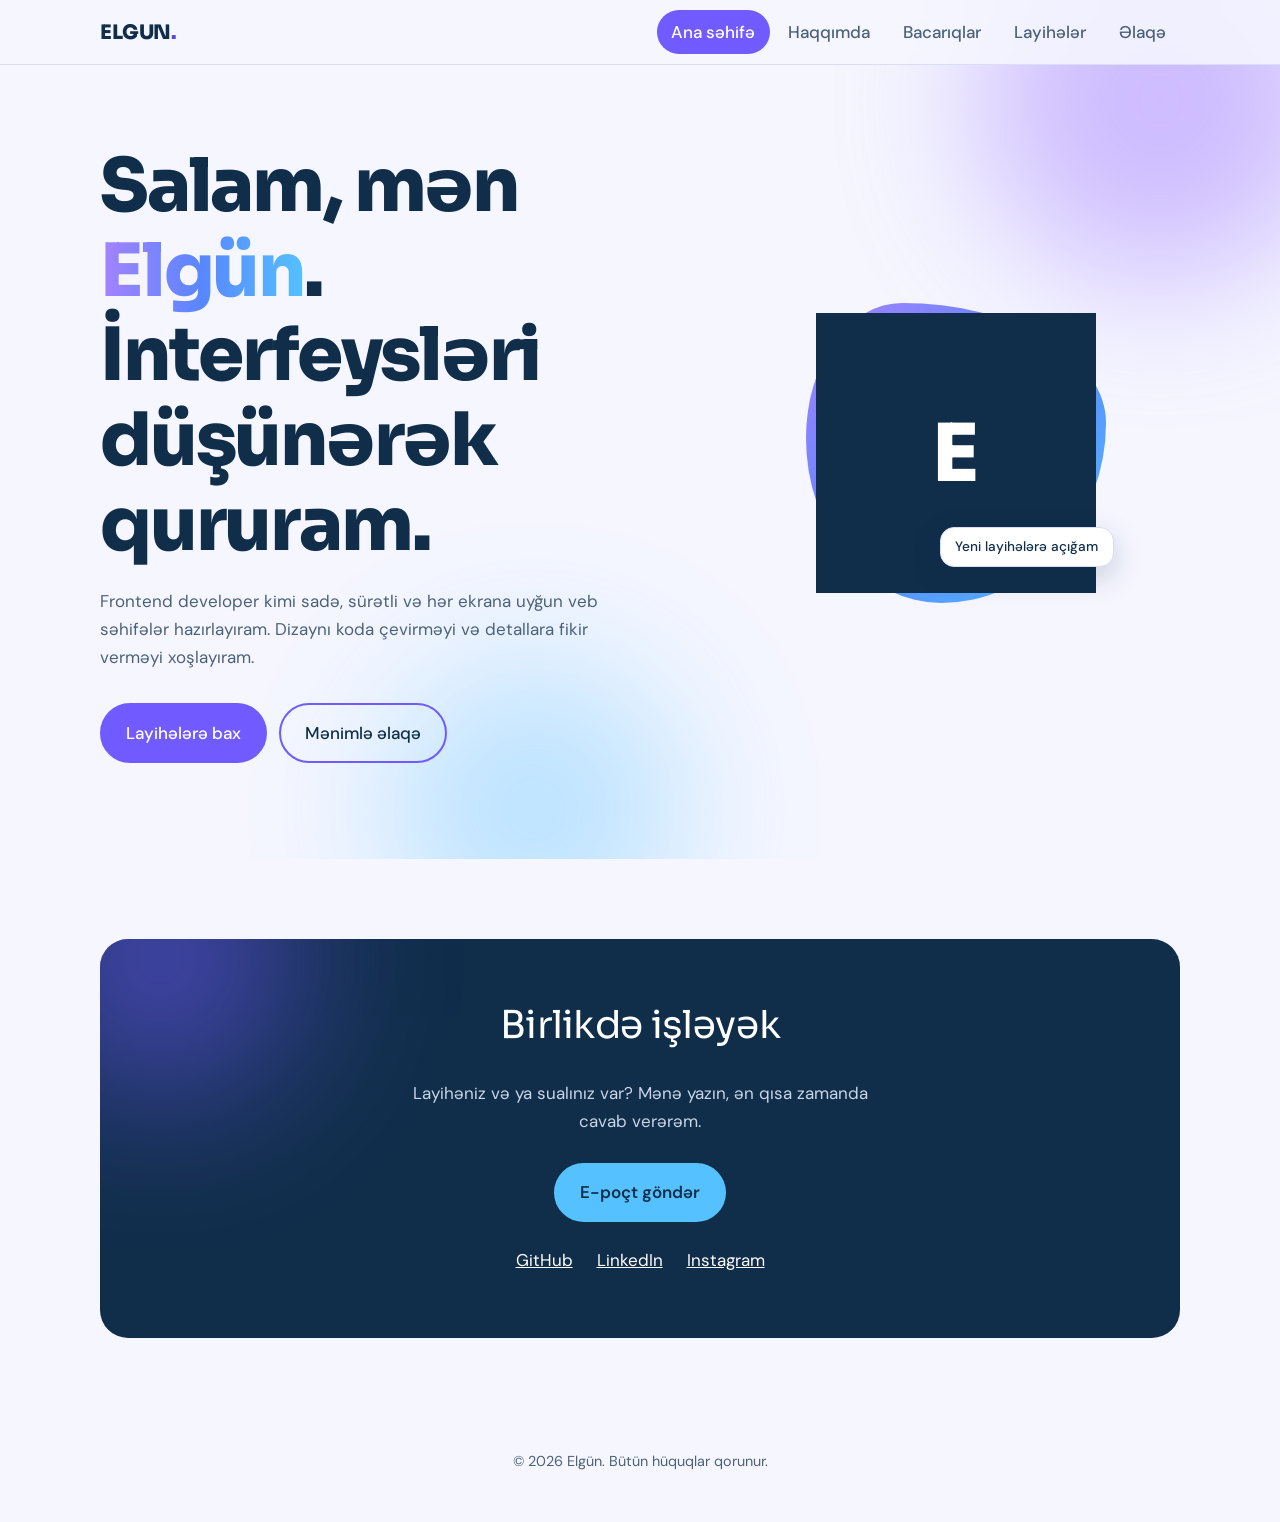
<file: index.html>
<!DOCTYPE html>
<html lang="az">
<head>
<meta charset="utf-8">
<meta name="viewport" content="width=device-width, initial-scale=1, viewport-fit=cover">
<title>Elgün | Portfolio</title>
<link rel="preconnect" href="https://fonts.googleapis.com">
<link rel="preconnect" href="https://fonts.gstatic.com" crossorigin>
<link href="https://fonts.googleapis.com/css2?family=Sora:wght@400;600;800&family=DM+Sans:wght@400;500&display=swap" rel="stylesheet">
<link rel="stylesheet" href="portfolio.css">
<style>

</style>
</head>
<body>

<div class="top">
  <div class="wrap">
    <a class="logo" href="index.html#home">ELGUN<span>.</span></a>
    <div class="primary-nav">
      <a href="index.html#home">Ana səhifə</a>
      <a href="about.html#about">Haqqımda</a>
      <a href="skills.html#skills">Bacarıqlar</a>
      <a href="projects.html#projects">Layihələr</a>
      <a href="index.html#contact">Əlaqə</a>
    </div>
  </div>
</div>

<div class="tabs">
  <a href="index.html#home">Ana</a>
  <a href="about.html#about">Haqqımda</a>
  <a href="skills.html#skills">Bacarıq</a>
  <a href="projects.html#projects">Layihə</a>
  <a href="index.html#contact">Əlaqə</a>
</div>

<div class="rail" aria-label="Sosial şəbəkələr">
  <a href="#" rel="noopener">GitHub</a>
  <a href="#" rel="noopener">LinkedIn</a>
  <a href="#" rel="noopener">Instagram</a>
</div>

<button class="up" id="up" aria-label="Yuxarı qalx">↑</button>

<div class="main-content">
  <div class="hero page-section" id="home">
    <div class="blob b1"></div><div class="blob b2"></div>
    <div class="wrap">
      <div>
        <div class="hero-title">Salam, mən <span class="highlight">Elgün</span>. İnterfeysləri düşünərək qururam.</div>
        <p>Frontend developer kimi sadə, sürətli və hər ekrana uyğun veb səhifələr hazırlayıram. Dizaynı koda çevirməyi və detallara fikir verməyi xoşlayıram.</p>
        <div class="btns">
          <a class="btn fill" href="projects.html#projects">Layihələrə bax</a>
          <a class="btn" href="index.html#contact">Mənimlə əlaqə</a>
        </div>
      </div>
      <div class="photo" aria-hidden="true">
        <div class="ring"></div>
        <div class="in">E</div>
        <div class="badge">Yeni layihələrə açığam</div>
      </div>
    </div>
  </div>

  <div class="page-section" id="contact">
    <div class="wrap">
      <div class="contact">
        <div class="section-title">Birlikdə işləyək</div>
        <p>Layihəniz və ya sualınız var? Mənə yazın, ən qısa zamanda cavab verərəm.</p>
        <a class="btn fill" href="mailto:salam@example.com">E-poçt göndər</a>
        <div class="links">
          <a href="#">GitHub</a><a href="#">LinkedIn</a><a href="#">Instagram</a>
        </div>
      </div>
    </div>
  </div>
</div>

<div class="site-footer">© 2026 Elgün. Bütün hüquqlar qorunur.</div>

<script src="portfolio.js">

</script>
</body>
</html>
</file>
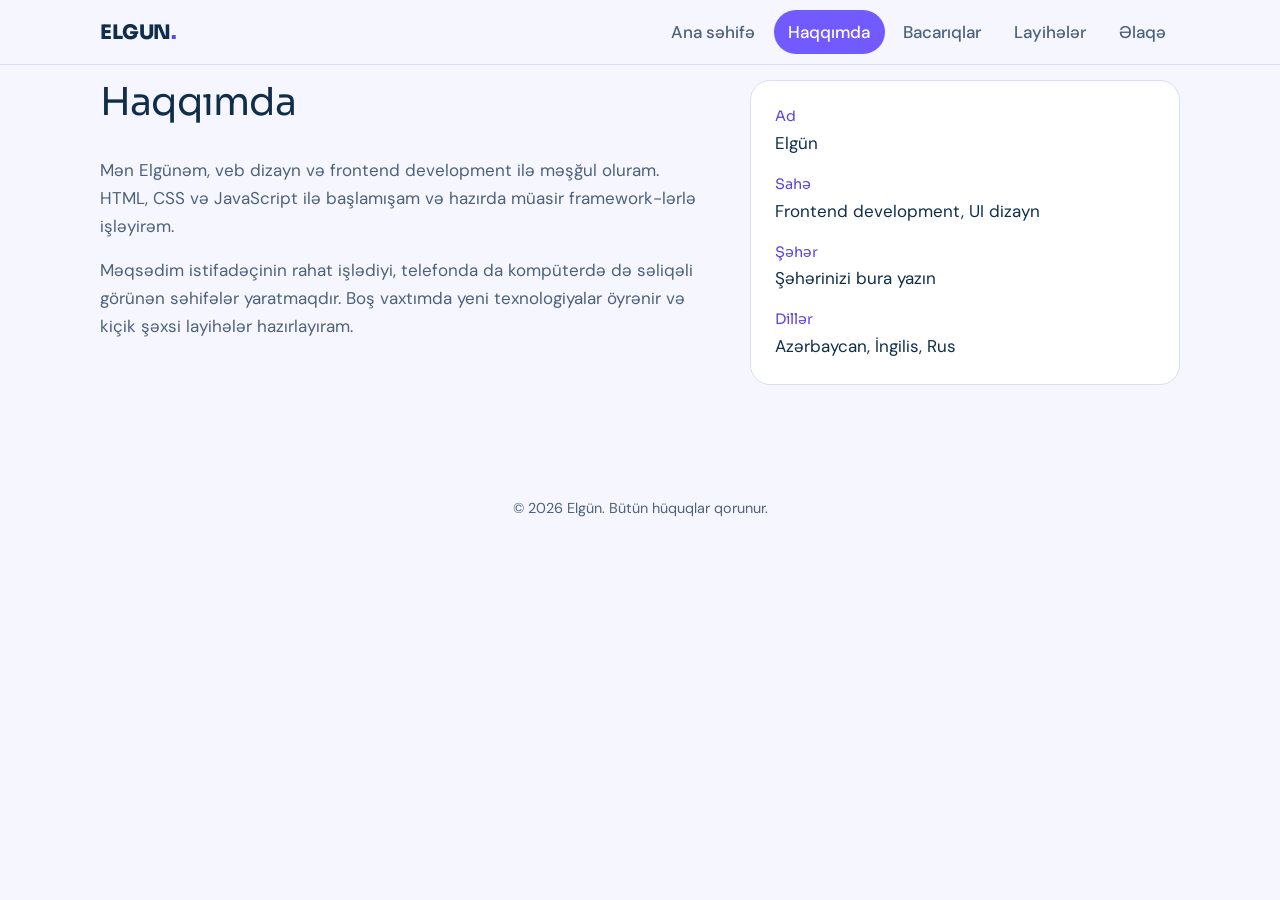
<file: about.html>
<!DOCTYPE html>
<html lang="az">
<head>
<meta charset="utf-8">
<meta name="viewport" content="width=device-width, initial-scale=1, viewport-fit=cover">
<title>Haqqımda | Elgün</title>
<link rel="preconnect" href="https://fonts.googleapis.com">
<link rel="preconnect" href="https://fonts.gstatic.com" crossorigin>
<link href="https://fonts.googleapis.com/css2?family=Sora:wght@400;600;800&family=DM+Sans:wght@400;500&display=swap" rel="stylesheet">
<link rel="stylesheet" href="portfolio.css">
</head>
<body>
<div class="top">
  <div class="wrap">
    <a class="logo" href="portfolio.html#home">ELGUN<span>.</span></a>
    <div class="primary-nav">
      <a href="portfolio.html#home">Ana səhifə</a>
      <a href="about.html#about">Haqqımda</a>
      <a href="skills.html#skills">Bacarıqlar</a>
      <a href="projects.html#projects">Layihələr</a>
      <a href="portfolio.html#contact">Əlaqə</a>
    </div>
  </div>
</div>
<div class="tabs">
  <a href="portfolio.html#home">Ana</a>
  <a href="about.html#about">Haqqımda</a>
  <a href="skills.html#skills">Bacarıq</a>
  <a href="projects.html#projects">Layihə</a>
  <a href="portfolio.html#contact">Əlaqə</a>
</div>
<div class="rail" aria-label="Sosial şəbəkələr">
  <a href="#" rel="noopener">GitHub</a>
  <a href="#" rel="noopener">LinkedIn</a>
  <a href="#" rel="noopener">Instagram</a>
</div>
<button class="up" id="up" aria-label="Yuxarı qalx">↑</button>
<div class="main-content">
  <div class="page-section" id="about">
    <div class="wrap about">
      <div>
        <div class="section-title">Haqqımda</div>
        <p>Mən Elgünəm, veb dizayn və frontend development ilə məşğul oluram. HTML, CSS və JavaScript ilə başlamışam və hazırda müasir framework-lərlə işləyirəm.</p>
        <p>Məqsədim istifadəçinin rahat işlədiyi, telefonda da kompüterdə də səliqəli görünən səhifələr yaratmaqdır. Boş vaxtımda yeni texnologiyalar öyrənir və kiçik şəxsi layihələr hazırlayıram.</p>
      </div>
      <div class="facts">
        <div><div class="fact-label">Ad</div>Elgün</div>
        <div><div class="fact-label">Sahə</div>Frontend development, UI dizayn</div>
        <div><div class="fact-label">Şəhər</div>Şəhərinizi bura yazın</div>
        <div><div class="fact-label">Dillər</div>Azərbaycan, İngilis, Rus</div>
      </div>
    </div>
  </div>
</div>
<div class="site-footer">© 2026 Elgün. Bütün hüquqlar qorunur.</div>
<script src="portfolio.js"></script>
</body>
</html>
</file>
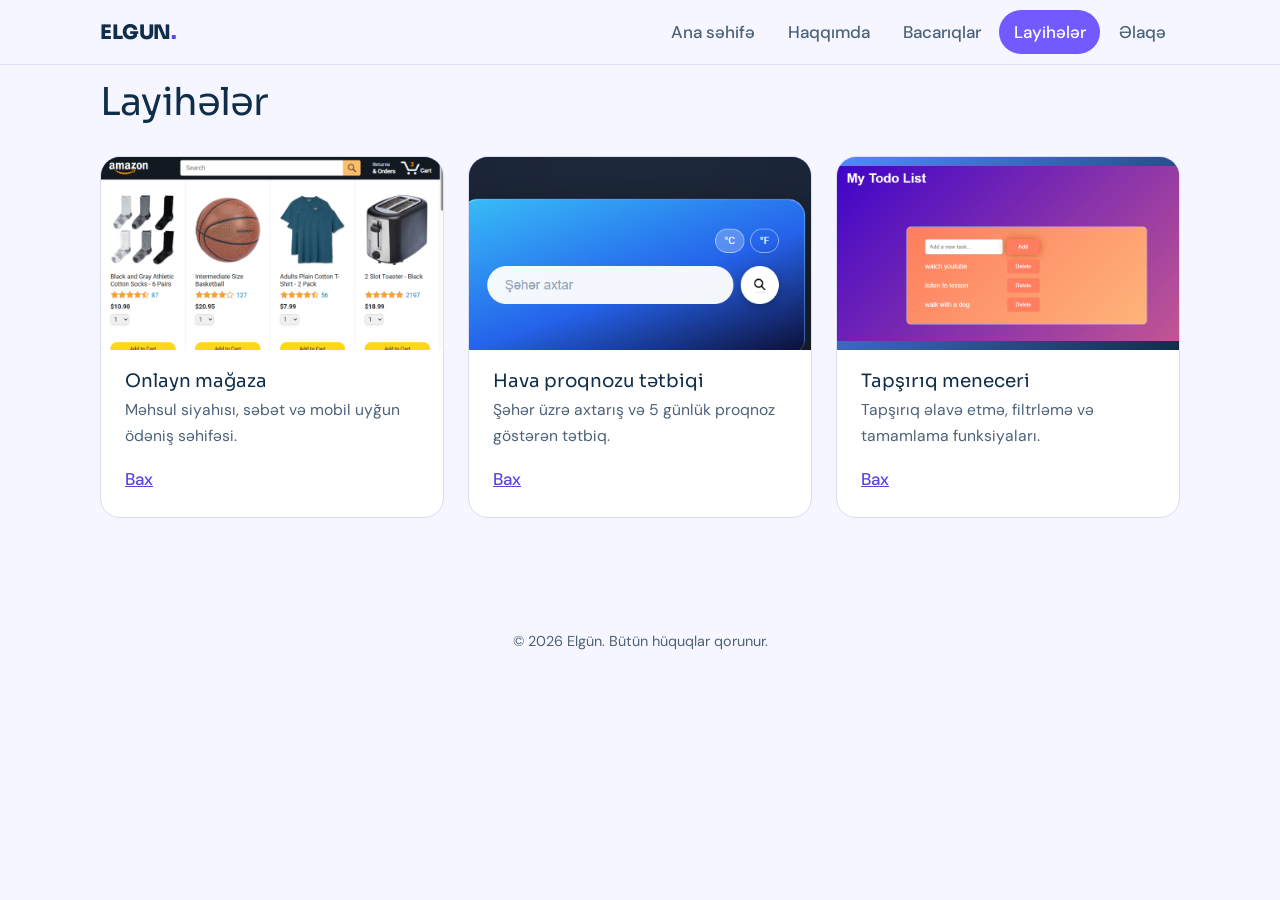
<file: projects.html>
<!DOCTYPE html>
<html lang="az">
<head>
<meta charset="utf-8">
<meta name="viewport" content="width=device-width, initial-scale=1, viewport-fit=cover">
<title>Layihələr | Elgün</title>
<link rel="preconnect" href="https://fonts.googleapis.com">
<link rel="preconnect" href="https://fonts.gstatic.com" crossorigin>
<link href="https://fonts.googleapis.com/css2?family=Sora:wght@400;600;800&family=DM+Sans:wght@400;500&display=swap" rel="stylesheet">
<link rel="stylesheet" href="portfolio.css">
</head>
<body>
<div class="top">
  <div class="wrap">
    <a class="logo" href="portfolio.html#home">ELGUN<span>.</span></a>
    <div class="primary-nav">
      <a href="portfolio.html#home">Ana səhifə</a>
      <a href="about.html#about">Haqqımda</a>
      <a href="skills.html#skills">Bacarıqlar</a>
      <a href="projects.html#projects">Layihələr</a>
      <a href="portfolio.html#contact">Əlaqə</a>
    </div>
  </div>
</div>
<div class="tabs">
  <a href="portfolio.html#home">Ana</a>
  <a href="about.html#about">Haqqımda</a>
  <a href="skills.html#skills">Bacarıq</a>
  <a href="projects.html#projects">Layihə</a>
  <a href="portfolio.html#contact">Əlaqə</a>
</div>
<div class="rail" aria-label="Sosial şəbəkələr">
  <a href="#" rel="noopener">GitHub</a>
  <a href="#" rel="noopener">LinkedIn</a>
  <a href="#" rel="noopener">Instagram</a>
</div>
<button class="up" id="up" aria-label="Yuxarı qalx">↑</button>
<div class="main-content">
  <div class="page-section" id="projects">
    <div class="wrap">
      <div class="section-title">Layihələr</div>
      <div class="projects">
        <div class="card">
          <div class="thumb t1"><img src="portfolio-images/online-store.png" alt="Onlayn mağaza layihəsinin ekran görüntüsü"></div>
          <div class="body"><div class="card-title">Onlayn mağaza</div><p>Məhsul siyahısı, səbət və mobil uyğun ödəniş səhifəsi.</p><a href="#">Bax</a></div>
        </div>
        <div class="card">
          <div class="thumb t2"><img src="portfolio-images/weather-app.png" alt="Hava proqnozu tətbiqinin ekran görüntüsü"></div>
          <div class="body"><div class="card-title">Hava proqnozu tətbiqi</div><p>Şəhər üzrə axtarış və 5 günlük proqnoz göstərən tətbiq.</p><a href="#">Bax</a></div>
        </div>
        <div class="card">
          <div class="thumb t3"><img src="portfolio-images/todo-app.png" alt="Tapşırıq meneceri layihəsinin ekran görüntüsü"></div>
          <div class="body"><div class="card-title">Tapşırıq meneceri</div><p>Tapşırıq əlavə etmə, filtrləmə və tamamlama funksiyaları.</p><a href="#">Bax</a></div>
        </div>
      </div>
    </div>
  </div>
</div>
<div class="site-footer">© 2026 Elgün. Bütün hüquqlar qorunur.</div>
<script src="portfolio.js"></script>
</body>
</html>
</file>
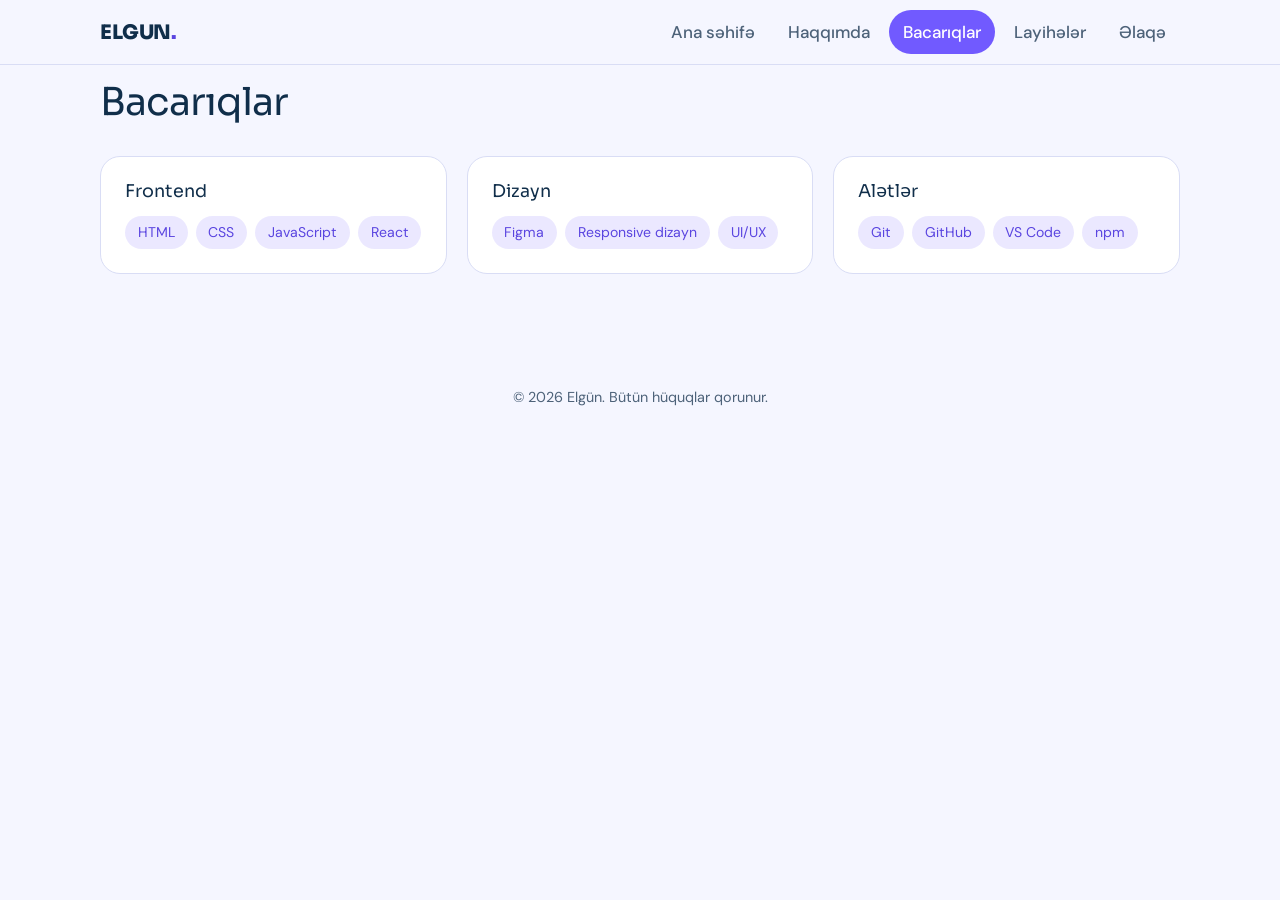
<file: skills.html>
<!DOCTYPE html>
<html lang="az">
<head>
<meta charset="utf-8">
<meta name="viewport" content="width=device-width, initial-scale=1, viewport-fit=cover">
<title>Bacarıqlar | Elgün</title>
<link rel="preconnect" href="https://fonts.googleapis.com">
<link rel="preconnect" href="https://fonts.gstatic.com" crossorigin>
<link href="https://fonts.googleapis.com/css2?family=Sora:wght@400;600;800&family=DM+Sans:wght@400;500&display=swap" rel="stylesheet">
<link rel="stylesheet" href="portfolio.css">
</head>
<body>
<div class="top">
  <div class="wrap">
    <a class="logo" href="portfolio.html#home">ELGUN<span>.</span></a>
    <div class="primary-nav">
      <a href="portfolio.html#home">Ana səhifə</a>
      <a href="about.html#about">Haqqımda</a>
      <a href="skills.html#skills">Bacarıqlar</a>
      <a href="projects.html#projects">Layihələr</a>
      <a href="portfolio.html#contact">Əlaqə</a>
    </div>
  </div>
</div>
<div class="tabs">
  <a href="portfolio.html#home">Ana</a>
  <a href="about.html#about">Haqqımda</a>
  <a href="skills.html#skills">Bacarıq</a>
  <a href="projects.html#projects">Layihə</a>
  <a href="portfolio.html#contact">Əlaqə</a>
</div>
<div class="rail" aria-label="Sosial şəbəkələr">
  <a href="#" rel="noopener">GitHub</a>
  <a href="#" rel="noopener">LinkedIn</a>
  <a href="#" rel="noopener">Instagram</a>
</div>
<button class="up" id="up" aria-label="Yuxarı qalx">↑</button>
<div class="main-content">
  <div class="page-section" id="skills">
    <div class="wrap">
      <div class="section-title">Bacarıqlar</div>
      <div class="skills">
        <div class="skill"><div class="skill-title">Frontend</div><div class="tags"><div>HTML</div><div>CSS</div><div>JavaScript</div><div>React</div></div></div>
        <div class="skill"><div class="skill-title">Dizayn</div><div class="tags"><div>Figma</div><div>Responsive dizayn</div><div>UI/UX</div></div></div>
        <div class="skill"><div class="skill-title">Alətlər</div><div class="tags"><div>Git</div><div>GitHub</div><div>VS Code</div><div>npm</div></div></div>
      </div>
    </div>
  </div>
</div>
<div class="site-footer">© 2026 Elgün. Bütün hüquqlar qorunur.</div>
<script src="portfolio.js"></script>
</body>
</html>
</file>
<file: portfolio.css>
:root{
  --bg:#f5f6ff; --surface:#ffffff; --text:#102E4A; --muted:#4d6279; --line:#d9ddf5;
  --lilac:#A682FF; --violet:#715AFF; --blue:#5887FF; --sky:#55C1FF; --navy:#102E4A;
  --accent:#5a45e0; --nav-bg:rgba(245,246,255,.88);
  --head:'Sora',system-ui,sans-serif; --body:'DM Sans',system-ui,sans-serif;
  box-sizing:border-box; padding-top:env(safe-area-inset-top,0px); padding-bottom:env(safe-area-inset-bottom,0px);
}
@media (prefers-color-scheme:dark){
  :root:not([data-theme="light"]){
    --bg:#0c2238; --surface:#102E4A; --text:#eef1ff; --muted:#a9b8cc; --line:#23466a;
    --accent:#A682FF; --nav-bg:rgba(12,34,56,.88); color-scheme:dark;
  }
}
:root[data-theme="dark"]{
  --bg:#0c2238; --surface:#102E4A; --text:#eef1ff; --muted:#a9b8cc; --line:#23466a;
  --accent:#A682FF; --nav-bg:rgba(12,34,56,.88); color-scheme:dark;
}
*,*::before,*::after{box-sizing:border-box}
html{scroll-behavior:smooth;scroll-padding-top:calc(72px + env(safe-area-inset-top,0px))}
body{margin:0;background:var(--bg);color:var(--text);font:400 1.0625rem/1.65 var(--body);overflow-x:hidden}
body::before{content:"";position:fixed;inset:0 0 auto;height:env(safe-area-inset-top,0px);background:var(--nav-bg);backdrop-filter:blur(10px);z-index:60}
.hero-title,.section-title,.skill-title,.card-title{font-family:var(--head);line-height:1.15;margin:0}
a{color:inherit}
:focus-visible{outline:3px solid var(--sky);outline-offset:3px;border-radius:6px}
.wrap{width:min(1080px,calc(100% - 2.5rem));margin-inline:auto}
.page-section{padding:5rem 0}

/* position: fixed — üst naviqasiya */
.top{position:fixed;top:env(safe-area-inset-top,0px);left:0;right:0;z-index:50;background:var(--nav-bg);backdrop-filter:blur(10px);border-bottom:1px solid var(--line)}
.top .wrap{display:flex;align-items:center;justify-content:space-between;height:64px}
.logo{font:800 1.25rem var(--head);text-decoration:none;letter-spacing:-.02em}
.logo span{color:var(--accent)}
.primary-nav{display:flex;gap:.25rem}
.primary-nav a{padding:.5rem .9rem;border-radius:999px;text-decoration:none;font-weight:500;color:var(--muted);transition:background .2s,color .2s}
.primary-nav a:hover,.primary-nav a.on{background:var(--violet);color:#fff}

/* position: fixed — mobil alt panel */
.tabs{display:none;position:fixed;left:0;right:0;bottom:0;z-index:50;background:var(--nav-bg);backdrop-filter:blur(10px);border-top:1px solid var(--line);padding:.4rem .5rem calc(.4rem + env(safe-area-inset-bottom,0px))}
.tabs a{flex:1;text-align:center;text-decoration:none;font-size:.78rem;font-weight:500;padding:.55rem .2rem;border-radius:12px;color:var(--muted)}
.tabs a.on{background:var(--violet);color:#fff}

/* position: fixed — yan sosial panel */
.rail{position:fixed;left:1.25rem;bottom:0;z-index:40;display:flex;flex-direction:column;align-items:center;gap:1rem}
.rail a{font-size:.85rem;text-decoration:none;color:var(--muted);writing-mode:vertical-rl;transition:color .2s}
.rail a:hover{color:var(--accent)}
.rail::after{content:"";width:1px;height:90px;background:var(--line)}

/* position: fixed — yuxarı qalx */
.up{position:fixed;right:1.25rem;bottom:1.5rem;z-index:40;width:48px;height:48px;border:0;border-radius:50%;background:var(--violet);color:#fff;font-size:1.3rem;cursor:pointer;box-shadow:0 8px 24px rgba(113,90,255,.4);opacity:0;pointer-events:none;transition:opacity .25s}
.up.show{opacity:1;pointer-events:auto}

/* Hero: position relative + absolute */
.hero{position:relative;padding:9rem 0 6rem;overflow:hidden}
.blob{position:absolute;border-radius:50%;filter:blur(70px);opacity:.5;pointer-events:none}
.b1{width:360px;height:360px;background:var(--lilac);top:-80px;right:-60px}
.b2{width:300px;height:300px;background:var(--sky);bottom:-100px;left:30%;opacity:.35}
.hero .wrap{position:relative;display:grid;grid-template-columns:1.3fr 1fr;gap:3rem;align-items:center}
.hero-title{font-size:clamp(2.4rem,6.5vw,4.6rem);font-weight:800;letter-spacing:-.03em}
.hero-title .highlight{background:linear-gradient(90deg,var(--lilac),var(--blue),var(--sky));-webkit-background-clip:text;background-clip:text;color:transparent}
.hero p{max-width:34rem;color:var(--muted);margin:1.25rem 0 2rem}
.btns{display:flex;flex-wrap:wrap;gap:.75rem}
.btn{display:inline-block;padding:.85rem 1.5rem;border-radius:999px;font-weight:500;text-decoration:none;border:2px solid var(--violet);transition:transform .2s}
.btn:hover{transform:translateY(-2px)}
.btn.fill{background:var(--violet);color:#fff}
.photo{position:relative;justify-self:center;width:min(300px,70vw);aspect-ratio:1}
.photo .ring{position:absolute;inset:0;border-radius:32% 68% 55% 45%/45% 40% 60% 55%;background:linear-gradient(135deg,var(--lilac),var(--blue),var(--sky))}
.photo .in{position:absolute;inset:10px;border-radius:inherit;background:var(--navy);display:grid;place-items:center;color:#fff;font:800 5rem var(--head)}
.badge{position:absolute;right:-8px;bottom:12%;background:var(--surface);color:var(--text);border:1px solid var(--line);padding:.5rem .9rem;border-radius:14px;font-size:.85rem;font-weight:500;box-shadow:0 10px 30px rgba(16,46,74,.2)}

.section-title{font-size:clamp(1.7rem,4vw,2.4rem);margin-bottom:2rem;letter-spacing:-.02em}
.about{display:grid;grid-template-columns:1.4fr 1fr;gap:3rem}
.about p{margin:0 0 1rem;color:var(--muted);max-width:38rem}
.facts{margin:0;padding:1.5rem;list-style:none;background:var(--surface);border:1px solid var(--line);border-radius:20px;display:grid;gap:1rem;align-content:start}
.fact-label{display:block;font-family:var(--head);font-size:.9rem;color:var(--accent)}
.skills{display:grid;grid-template-columns:repeat(auto-fit,minmax(240px,1fr));gap:1.25rem}
.skill{background:var(--surface);border:1px solid var(--line);border-radius:20px;padding:1.5rem}
.skill-title{font-size:1.1rem;margin-bottom:.9rem}
.tags{display:flex;flex-wrap:wrap;gap:.5rem;margin:0;padding:0;list-style:none}
.tags>div{padding:.3rem .8rem;border-radius:999px;font-size:.88rem;background:rgba(113,90,255,.14);color:var(--accent)}
.projects{display:grid;grid-template-columns:repeat(auto-fit,minmax(280px,1fr));gap:1.5rem}
.card{position:relative;background:var(--surface);border:1px solid var(--line);border-radius:20px;overflow:hidden;display:flex;flex-direction:column}
.thumb{aspect-ratio:16/9;display:grid;place-items:center;overflow:hidden;background:var(--surface)}
.thumb img{display:block;width:100%;height:100%;object-fit:contain}
.t1{background:linear-gradient(135deg,var(--violet),var(--sky))}
.t2{background:linear-gradient(135deg,var(--lilac),var(--blue))}
.t3{background:linear-gradient(135deg,var(--blue),var(--navy))}
.card div.body{padding:1.25rem 1.5rem 1.5rem}
.card-title{font-size:1.15rem;margin-bottom:.4rem}
.card p{margin:0 0 1rem;color:var(--muted);font-size:.98rem}
.card a{font-weight:500;color:var(--accent)}
.contact{background:var(--navy);color:#fff;border-radius:28px;padding:clamp(2rem,6vw,4rem);text-align:center;position:relative;overflow:hidden}
.contact::before{content:"";position:absolute;width:280px;height:280px;border-radius:50%;background:var(--violet);filter:blur(80px);opacity:.55;top:-120px;left:-80px}
.contact>*{position:relative}
.contact p{color:#c9d6e8;margin:0 auto 1.75rem;max-width:30rem}
.contact .btn.fill{background:var(--sky);border-color:var(--sky);color:var(--navy);font-weight:600}
.contact .links{margin-top:1.5rem;display:flex;justify-content:center;gap:1.5rem;flex-wrap:wrap}
.site-footer{text-align:center;color:var(--muted);font-size:.9rem;padding:2rem 0 3rem}

@media (max-width:1280px){.rail{display:none}}
@media (max-width:820px){
  .primary-nav{display:none}
  .tabs{display:flex}
  .hero{padding-top:7rem}
  .hero .wrap,.about{grid-template-columns:1fr}
  .hero .wrap{gap:2rem}
  .photo{order:-1;width:min(220px,60vw)}
  .photo .in{font-size:3.6rem}
  .page-section{padding:clamp(3rem,8vw,3.5rem) 0}
  .skills{grid-template-columns:repeat(auto-fit,minmax(min(240px,100%),1fr))}
  .projects{grid-template-columns:repeat(auto-fit,minmax(min(280px,100%),1fr))}
  .contact{border-radius:24px}
  .up{bottom:calc(5rem + env(safe-area-inset-bottom,0px));right:1rem}
  .site-footer{padding-bottom:6rem}
}
@media (max-width:480px){
  body{font-size:1rem}
  .wrap{width:calc(100% - 2rem)}
  .top .wrap{height:58px}
  .logo{font-size:1.15rem}
  .tabs{padding:.35rem .35rem calc(.35rem + env(safe-area-inset-bottom,0px))}
  .tabs a{min-width:0;padding:.55rem .1rem;font-size:.7rem}
  .hero{padding-top:6.5rem}
  .hero .wrap{gap:1.5rem}
  .hero-title{font-size:clamp(2rem,9vw,2.7rem)}
  .hero p{margin:1rem 0 1.5rem}
  .photo{width:min(190px,58vw)}
  .photo .in{font-size:3.2rem}
  .badge{right:-.5rem;padding:.45rem .65rem;font-size:.75rem}
  .btns{display:grid;grid-template-columns:1fr}
  .btn{text-align:center;padding:.75rem 1rem}
  .section-title{font-size:clamp(1.6rem,7vw,2rem);margin-bottom:1.4rem}
  .facts,.skill{padding:1.15rem}
  .skills,.projects{grid-template-columns:minmax(0,1fr)}
  .card div.body{padding:1.1rem 1.15rem 1.25rem}
  .contact{padding:2rem 1.15rem;border-radius:20px}
  .contact .links{gap:1rem}
  .site-footer{padding:1.5rem 1rem 6rem}
}
@media (max-width:360px){
  .wrap{width:calc(100% - 1.5rem)}
  .tabs a{font-size:.65rem}
  .hero-title{font-size:2rem}
  .badge{max-width:calc(100vw - 2rem);white-space:normal;text-align:center}
  .contact{padding:1.6rem 1rem}
}
@media (prefers-reduced-motion:reduce){html{scroll-behavior:auto}*{transition:none!important}}
</file>
